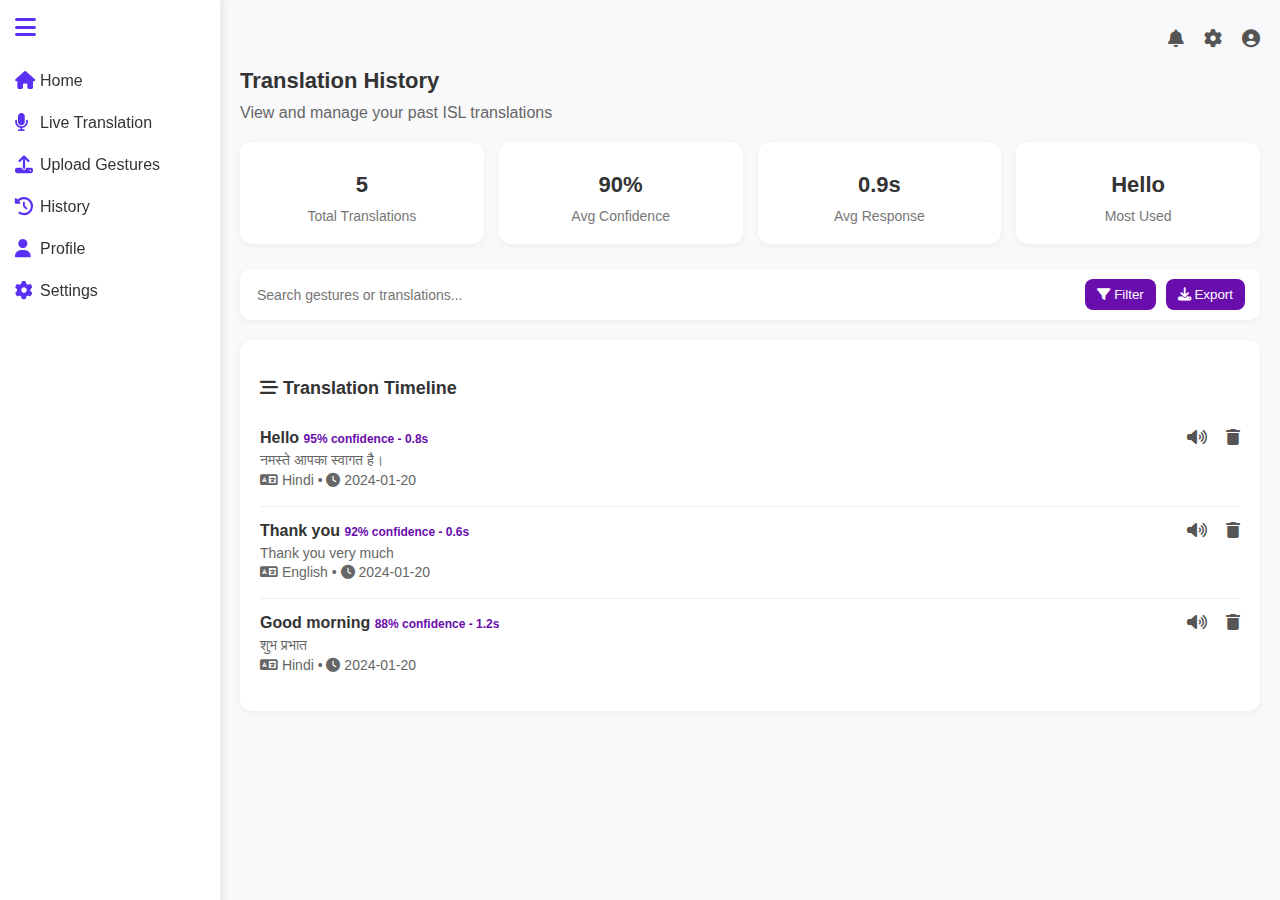
<file: app/templates/history.html>
<!DOCTYPE html>
<html lang="en">
<head>
  <meta charset="UTF-8">
  <meta name="viewport" content="width=device-width, initial-scale=1.0">
  <title>SignGlove AI - Translation History</title>
  <link rel="stylesheet" href="https://cdnjs.cloudflare.com/ajax/libs/font-awesome/6.4.0/css/all.min.css">
  <style>
     body {
      margin: 0;
      padding: 0;
      box-sizing: border-box;
      font-family: 'Segoe UI', sans-serif;
      background: #f9f9fb;
      color: #333;
      transition: margin-left 0.3s;
    }

    /* Hamburger Icon */
    .menu-toggle {
      position: fixed;
      top: 15px;
      left: 15px;
      font-size: 24px;
      cursor: pointer;
      z-index: 1001;
      color: #5a31f4;
    }

    /* Sidebar */
    .sidebar {
      position: fixed;
      top: 0;
      left: -220px; /* hidden by default */
      height: 100%;
      width: 220px;
      background: #fff;
      border-right: 1px solid #eee;
      transition: left 0.3s;
      padding-top: 60px;
      box-shadow: 2px 0 8px rgba(0,0,0,0.1);
      z-index: 1000;
    }

    /* Hover behavior */
    .menu-toggle:hover + .sidebar,
    .sidebar:hover {
      left: 0;
    }

    /* Adjust content when sidebar is shown */
    .menu-toggle:hover ~ .main,
    .sidebar:hover ~ .main {
      margin-left: 220px;
    }

    .nav {
      display: flex;
      flex-direction: column;
    }

    .nav a {
      display: flex;
      align-items: center;
      padding: 12px 15px;
      color: #333;
      text-decoration: none;
      transition: background 0.3s, color 0.3s;
    }

    .nav a i {
      min-width: 25px;
      font-size: 18px;
      color: #5a31f4;
    }

    .nav a:hover {
      background: #5a31f4;
      color: #fff;
      border-radius: 8px;
    }

    .nav a:hover i {
      color: #fff;
    }

    /* Main Content */
    .main-content {
      margin-left: 60px;
      padding: 20px;
      /* width: calc(100% - 60px); */
      transition: margin-left 0.3s, width 0.3s;
    }

    .sidebar:hover ~ .main-content {
      margin-left: 220px;
      /* width: calc(100% - 220px); */
    }

    .topbar {
      display: flex;
      justify-content: flex-end;
      align-items: center;
      padding: 10px 0;
    }

    .topbar i {
      margin-left: 20px;
      font-size: 18px;
      cursor: pointer;
      color: #555;
    }

    h2 {
      margin: 10px 0;
      font-size: 22px;
      font-weight: bold;
    }

    p.subtitle {
      margin: 0 0 20px;
      color: #666;
    }

    /* Cards */
    .cards {
      display: grid;
      grid-template-columns: repeat(4, 1fr);
      gap: 15px;
      margin-bottom: 25px;
    }

    .card {
      background: #fff;
      padding: 20px;
      border-radius: 12px;
      box-shadow: 0 2px 6px rgba(0,0,0,0.05);
      text-align: center;
    }

    .card h3 {
      margin: 10px 0;
      font-size: 22px;
      color: #333;
    }

    .card p {
      margin: 0;
      color: #777;
      font-size: 14px;
    }

    /* Search + Filter */
    .search-bar {
      display: flex;
      align-items: center;
      background: #fff;
      border-radius: 10px;
      padding: 10px 15px;
      margin-bottom: 20px;
      box-shadow: 0 2px 6px rgba(0,0,0,0.05);
    }

    .search-bar input {
      border: none;
      outline: none;
      flex: 1;
      font-size: 14px;
    }

    .search-bar .actions {
      display: flex;
      gap: 10px;
    }

    .search-bar button {
      padding: 8px 12px;
      border: none;
      border-radius: 8px;
      background: #6a0dad;
      color: white;
      cursor: pointer;
      transition: 0.3s;
    }

    .search-bar button:hover {
      background: #530a99;
    }

    /* Timeline */
    .timeline {
      background: #fff;
      padding: 20px;
      border-radius: 12px;
      box-shadow: 0 2px 6px rgba(0,0,0,0.05);
    }

    .timeline h3 {
      font-size: 18px;
      margin-bottom: 15px;
    }

    .entry {
      border-bottom: 1px solid #eee;
      padding: 15px 0;
      display: flex;
      justify-content: space-between;
      align-items: flex-start;
    }

    .entry:last-child {
      border-bottom: none;
    }

    .entry .details {
      flex: 1;
    }

    .entry h4 {
      margin: 0 0 5px;
      font-size: 16px;
      font-weight: bold;
      color: #333;
    }

    .entry p {
      margin: 3px 0;
      color: #666;
      font-size: 14px;
    }

    .entry .actions i {
      margin-left: 15px;
      font-size: 16px;
      cursor: pointer;
      color: #555;
    }

    .entry .actions i:hover {
      color: #6a0dad;
    }
  </style>
</head>
<body>
 <!-- Hamburger -->
  <i class="fa-solid fa-bars menu-toggle"></i>

  <!-- Sidebar -->
  <div class="sidebar">
    <div class="nav">
      <a href="#"><i class="fa-solid fa-house"></i><span> Home</span></a>
      <a href="live_translation.html"><i class="fa-solid fa-microphone"></i><span> Live Translation</span></a>
      <a href="#"><i class="fa-solid fa-upload"></i><span> Upload Gestures</span></a>
      <a href="history.html"><i class="fa-solid fa-clock-rotate-left"></i><span> History</span></a>
      <a href="profile.html"><i class="fa-solid fa-user"></i><span> Profile</span></a>
      <a href="#"><i class="fa-solid fa-gear"></i><span> Settings</span></a>
    </div>
  </div>

  <!-- Main Content -->
  <div class="main-content">
    <div class="topbar">
      <i class="fas fa-bell"></i>
      <i class="fas fa-cog"></i>
      <i class="fas fa-user-circle"></i>
    </div>

    <h2>Translation History</h2>
    <p class="subtitle">View and manage your past ISL translations</p>

    <!-- Stats Cards -->
    <div class="cards">
      <div class="card"><h3>5</h3><p>Total Translations</p></div>
      <div class="card"><h3>90%</h3><p>Avg Confidence</p></div>
      <div class="card"><h3>0.9s</h3><p>Avg Response</p></div>
      <div class="card"><h3>Hello</h3><p>Most Used</p></div>
    </div>

    <!-- Search -->
    <div class="search-bar">
      <input type="text" placeholder="Search gestures or translations...">
      <div class="actions">
        <button><i class="fas fa-filter"></i> Filter</button>
        <button><i class="fas fa-download"></i> Export</button>
      </div>
    </div>

    <!-- Timeline -->
    <div class="timeline">
      <h3><i class="fas fa-stream"></i> Translation Timeline</h3>

      <div class="entry">
        <div class="details">
          <h4>Hello <span style="color:#6a0dad; font-size:12px;">95% confidence - 0.8s</span></h4>
          <p>नमस्ते आपका स्वागत है।</p>
          <p><i class="fas fa-language"></i> Hindi • <i class="fas fa-clock"></i> 2024-01-20</p>
        </div>
        <div class="actions">
          <i class="fas fa-volume-up"></i>
          <i class="fas fa-trash"></i>
        </div>
      </div>

      <div class="entry">
        <div class="details">
          <h4>Thank you <span style="color:#6a0dad; font-size:12px;">92% confidence - 0.6s</span></h4>
          <p>Thank you very much</p>
          <p><i class="fas fa-language"></i> English • <i class="fas fa-clock"></i> 2024-01-20</p>
        </div>
        <div class="actions">
          <i class="fas fa-volume-up"></i>
          <i class="fas fa-trash"></i>
        </div>
      </div>

      <div class="entry">
        <div class="details">
          <h4>Good morning <span style="color:#6a0dad; font-size:12px;">88% confidence - 1.2s</span></h4>
          <p>शुभ प्रभात</p>
          <p><i class="fas fa-language"></i> Hindi • <i class="fas fa-clock"></i> 2024-01-20</p>
        </div>
        <div class="actions">
          <i class="fas fa-volume-up"></i>
          <i class="fas fa-trash"></i>
        </div>
      </div>

    </div>
  </div>
</body>
</html>
</file>
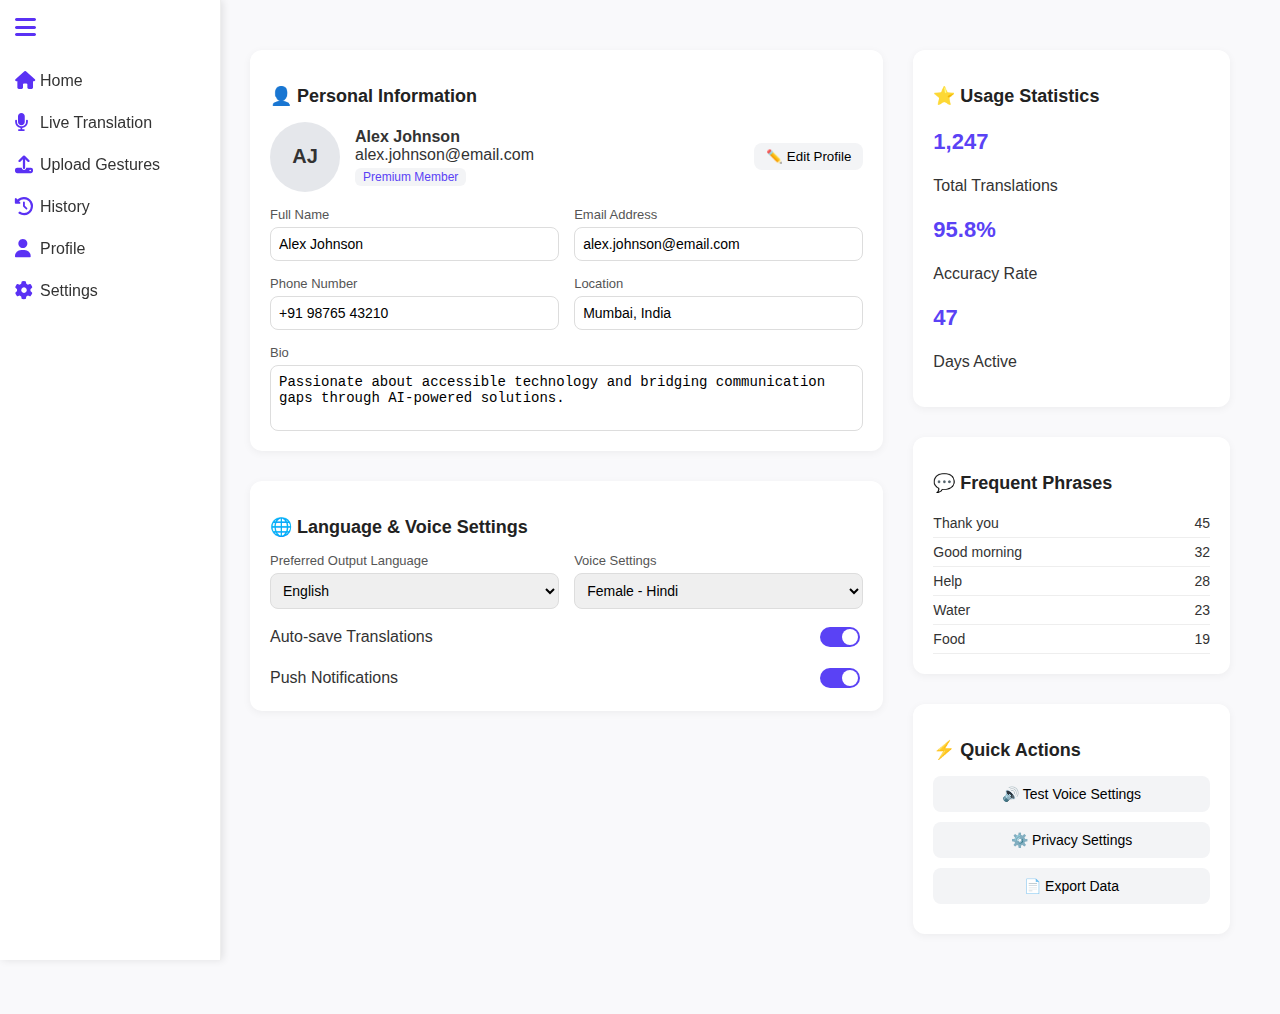
<file: app/templates/profile.html>
<!DOCTYPE html>
<html lang="en">
<head>
  <meta charset="UTF-8">
  <meta name="viewport" content="width=device-width, initial-scale=1.0">
  <title>Profile Settings</title>
    <link rel="stylesheet" href="https://cdnjs.cloudflare.com/ajax/libs/font-awesome/6.5.0/css/all.min.css">
  <style>
    body {
      margin: 0;
      font-family: 'Segoe UI', sans-serif;
      background: #f9f9fb;
      color: #333;
      transition: margin-left 0.3s;
    }

    /* Hamburger Icon */
    .menu-toggle {
      position: fixed;
      top: 15px;
      left: 15px;
      font-size: 24px;
      cursor: pointer;
      z-index: 1001;
      color: #5a31f4;
    }

    /* Sidebar */
    .sidebar {
      position: fixed;
      top: 0;
      left: -220px; /* hidden by default */
      height: 100%;
      width: 220px;
      background: #fff;
      border-right: 1px solid #eee;
      transition: left 0.3s;
      padding-top: 60px;
      box-shadow: 2px 0 8px rgba(0,0,0,0.1);
      z-index: 1000;
    }

    /* Hover behavior */
    .menu-toggle:hover + .sidebar,
    .sidebar:hover {
      left: 0;
    }

    /* Adjust content when sidebar is shown */
    .menu-toggle:hover ~ .main,
    .sidebar:hover ~ .main {
      margin-left: 220px;
    }

    .nav {
      display: flex;
      flex-direction: column;
    }

    .nav a {
      display: flex;
      align-items: center;
      padding: 12px 15px;
      color: #333;
      text-decoration: none;
      transition: background 0.3s, color 0.3s;
    }

    .nav a i {
      min-width: 25px;
      font-size: 18px;
      color: #5a31f4;
    }

    .nav a:hover {
      background: #5a31f4;
      color: #fff;
      border-radius: 8px;
    }

    .nav a:hover i {
      color: #fff;
    }


    .main {
    margin: 20px;
      display: grid;
      grid-template-columns: 2fr 1fr;
      gap: 30px;
      padding: 30px;
    }


    .card {
      background: #fff;
      border-radius: 12px;
      padding: 20px;
      margin-bottom: 30px;
      box-shadow: 0 2px 8px rgba(0,0,0,0.05);
    }

    .card h2 {
      font-size: 18px;
      margin-bottom: 15px;
      display: flex;
      align-items: center;
      gap: 8px;
      color: #222;
    }

    /* Avatar */
    .avatar {
      width: 70px;
      height: 70px;
      border-radius: 50%;
      background: #e5e7eb;
      display: flex;
      align-items: center;
      justify-content: center;
      font-weight: bold;
      font-size: 20px;
      margin-right: 15px;
    }

    .profile-header {
      display: flex;
      align-items: center;
      margin-bottom: 15px;
    }

    .profile-info {
      flex: 1;
    }

    .premium {
      display: inline-block;
      padding: 2px 8px;
      background: #f3f4f6;
      border-radius: 6px;
      font-size: 12px;
      margin-top: 4px;
      color: #5a42f5;
    }

    .edit-btn {
      background: #f3f4f6;
      border: none;
      padding: 6px 12px;
      border-radius: 8px;
      cursor: pointer;
    }

    .form-grid {
      display: grid;
      grid-template-columns: 1fr 1fr;
      gap: 15px;
      margin-top: 15px;
    }

    .form-group {
      display: flex;
      flex-direction: column;
    }

    .form-group label {
      font-size: 13px;
      margin-bottom: 5px;
      color: #555;
    }

    .form-group input,
    .form-group textarea,
    .form-group select {
      padding: 8px;
      border: 1px solid #ddd;
      border-radius: 8px;
      font-size: 14px;
    }

    textarea {
      resize: none;
    }

    /* Toggles */
    .toggle {
      display: flex;
      align-items: center;
      justify-content: space-between;
      margin-top: 15px;
    }

    .toggle input[type="checkbox"] {
      width: 40px;
      height: 20px;
      appearance: none;
      background: #ddd;
      border-radius: 20px;
      position: relative;
      cursor: pointer;
      transition: 0.3s;
    }

    .toggle input:checked {
      background: #5a42f5;
    }

    .toggle input:checked::before {
      left: 22px;
    }

    .toggle input::before {
      content: "";
      position: absolute;
      top: 2px;
      left: 2px;
      width: 16px;
      height: 16px;
      background: white;
      border-radius: 50%;
      transition: 0.3s;
    }

    /* Stats */
    .stats {
      font-size: 22px;
      font-weight: bold;
      color: #5a42f5;
    }

    /* Frequent phrases */
    .phrases ul {
      list-style: none;
      padding: 0;
      margin: 0;
    }

    .phrases li {
      display: flex;
      justify-content: space-between;
      padding: 6px 0;
      font-size: 14px;
      border-bottom: 1px solid #eee;
    }

    /* Buttons */
    .btn {
      width: 100%;
      padding: 10px;
      border: none;
      border-radius: 8px;
      margin-bottom: 10px;
      cursor: pointer;
      font-size: 14px;
      background: #f3f4f6;
      transition: background 0.2s;
    }

    .btn:hover {
      background: #5a42f5;
      color: #fff;
    }
  </style>
</head>
<body>

 <!-- Hamburger -->
  <i class="fa-solid fa-bars menu-toggle"></i>

  <!-- Sidebar -->
<div class="sidebar">
    <div class="nav">
      <a href="#"><i class="fa-solid fa-house"></i><span> Home</span></a>
      <a href="live_translation.html"><i class="fa-solid fa-microphone"></i><span> Live Translation</span></a>
      <a href="#"><i class="fa-solid fa-upload"></i><span> Upload Gestures</span></a>
      <a href="history.html"><i class="fa-solid fa-clock-rotate-left"></i><span> History</span></a>
      <a href="profile.html"><i class="fa-solid fa-user"></i><span> Profile</span></a>
      <a href="#"><i class="fa-solid fa-gear"></i><span> Settings</span></a>
    </div>
  </div>

  <div class="main">
    <!-- Left Column -->
    <div class="left">
      <!-- Personal Info -->
      <div class="card">
        <h2>👤 Personal Information</h2>
        <div class="profile-header">
          <div class="avatar">AJ</div>
          <div class="profile-info">
            <div><b>Alex Johnson</b></div>
            <div>alex.johnson@email.com</div>
            <span class="premium">Premium Member</span>
          </div>
          <button class="edit-btn">✏️ Edit Profile</button>
        </div>

        <div class="form-grid">
          <div class="form-group">
            <label>Full Name</label>
            <input type="text" value="Alex Johnson">
          </div>
          <div class="form-group">
            <label>Email Address</label>
            <input type="email" value="alex.johnson@email.com">
          </div>
          <div class="form-group">
            <label>Phone Number</label>
            <input type="text" value="+91 98765 43210">
          </div>
          <div class="form-group">
            <label>Location</label>
            <input type="text" value="Mumbai, India">
          </div>
          <div class="form-group" style="grid-column: span 2;">
            <label>Bio</label>
            <textarea rows="3">Passionate about accessible technology and bridging communication gaps through AI-powered solutions.</textarea>
          </div>
        </div>
      </div>

      <!-- Language & Voice -->
      <div class="card">
        <h2>🌐 Language & Voice Settings</h2>
        <div class="form-grid">
          <div class="form-group">
            <label>Preferred Output Language</label>
            <select>
              <option>English</option>
              <option>Hindi</option>
            </select>
          </div>
          <div class="form-group">
            <label>Voice Settings</label>
            <select>
              <option>Female - Hindi</option>
              <option>Male - English</option>
            </select>
          </div>
        </div>

        <div class="toggle">
          <label>Auto-save Translations</label>
          <input type="checkbox" checked>
        </div>
        <div class="toggle">
          <label>Push Notifications</label>
          <input type="checkbox" checked>
        </div>
      </div>
    </div>

    <!-- Right Column -->
    <div class="right">
      <!-- Stats -->
      <div class="card">
        <h2>⭐ Usage Statistics</h2>
        <p class="stats">1,247</p>
        <p>Total Translations</p>
        <p class="stats">95.8%</p>
        <p>Accuracy Rate</p>
        <p class="stats">47</p>
        <p>Days Active</p>
      </div>

      <!-- Frequent Phrases -->
      <div class="card phrases">
        <h2>💬 Frequent Phrases</h2>
        <ul>
          <li><span>Thank you</span><span>45</span></li>
          <li><span>Good morning</span><span>32</span></li>
          <li><span>Help</span><span>28</span></li>
          <li><span>Water</span><span>23</span></li>
          <li><span>Food</span><span>19</span></li>
        </ul>
      </div>

      <!-- Quick Actions -->
      <div class="card">
        <h2>⚡ Quick Actions</h2>
        <button class="btn">🔊 Test Voice Settings</button>
        <button class="btn">⚙️ Privacy Settings</button>
        <button class="btn">📄 Export Data</button>
      </div>
    </div>
  </div>
</body>
</html>
</file>
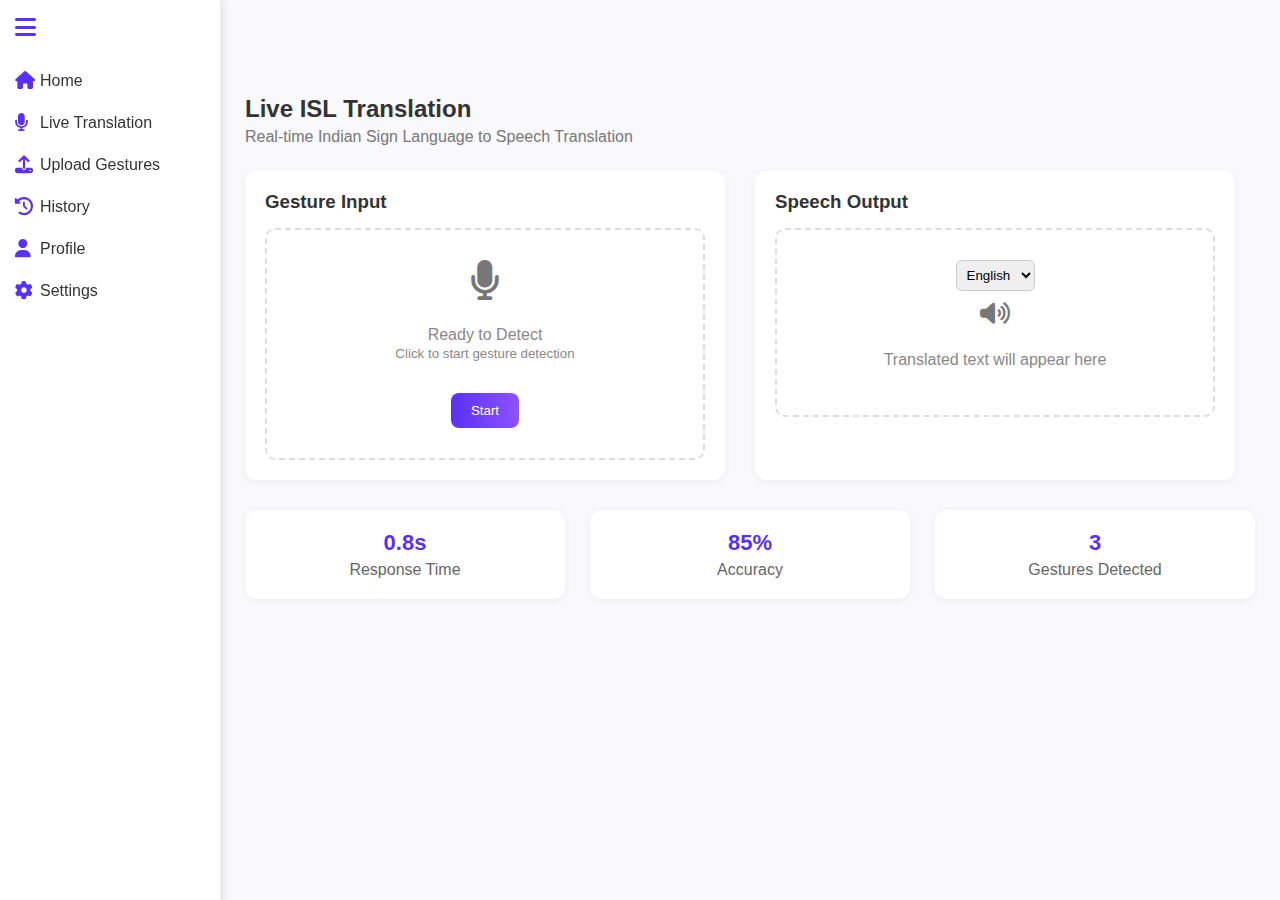
<file: app/templates/translation.html>
<!DOCTYPE html>
<html lang="en">
<head>
  <meta charset="UTF-8">
  <meta name="viewport" content="width=device-width, initial-scale=1.0">
  <title>SignGlove AI</title>
  <!-- Font Awesome for Icons -->
  <link rel="stylesheet" href="https://cdnjs.cloudflare.com/ajax/libs/font-awesome/6.5.0/css/all.min.css">
  <style>
      body {
      margin: 0;
      font-family: 'Segoe UI', sans-serif;
      background: #f9f9fb;
      color: #333;
      transition: margin-left 0.3s;
    }

    /* Hamburger Icon */
    .menu-toggle {
      position: fixed;
      top: 15px;
      left: 15px;
      font-size: 24px;
      cursor: pointer;
      z-index: 1001;
      color: #5a31f4;
    }

    /* Sidebar */
    .sidebar {
      position: fixed;
      top: 0;
      left: -220px; /* hidden by default */
      height: 100%;
      width: 220px;
      background: #fff;
      border-right: 1px solid #eee;
      transition: left 0.3s;
      padding-top: 60px;
      box-shadow: 2px 0 8px rgba(0,0,0,0.1);
      z-index: 1000;
    }

    /* Hover behavior */
    .menu-toggle:hover + .sidebar,
    .sidebar:hover {
      left: 0;
    }

    /* Adjust content when sidebar is shown */
    .menu-toggle:hover ~ .main,
    .sidebar:hover ~ .main {
      margin-left: 220px;
    }

    .nav {
      display: flex;
      flex-direction: column;
    }

    .nav a {
      display: flex;
      align-items: center;
      padding: 12px 15px;
      color: #333;
      text-decoration: none;
      transition: background 0.3s, color 0.3s;
    }

    .nav a i {
      min-width: 25px;
      font-size: 18px;
      color: #5a31f4;
    }

    .nav a:hover {
      background: #5a31f4;
      color: #fff;
      border-radius: 8px;
    }

    .nav a:hover i {
      color: #fff;
    }

    /* Main content */
    .main {
      margin-top: 70px;
      margin-left: 60px;
      padding: 25px;
      transition: margin-left 0.3s;
    }

    .header h2 {
      margin: 0;
      font-size: 24px;
    }

    .header p {
      color: #777;
      margin-top: 5px;
    }

    /* Cards */
    .cards {
      display: flex;
      gap: 30px;
      margin-right: 20px;
      margin-top: 25px;
      flex-wrap: wrap;
    }

    .card {
      flex: 1;
      min-width: 300px;
      background: #fff;
      border-radius: 12px;
      padding: 20px;
      box-shadow: 0px 2px 8px rgba(0,0,0,0.05);
    }

    .card h3 {
      margin: 0 0 15px;
    }

    .mic-box, .output-box {
      display: flex;
      flex-direction: column;
      align-items: center;
      justify-content: center;
      border: 2px dashed #ddd;
      padding: 30px;
      border-radius: 10px;
      text-align: center;
      color: #888;
    }

    .mic-box i {
      font-size: 40px;
      color: #777;
      margin-bottom: 10px;
    }

    .output-box i {
      font-size: 24px;
      margin-bottom: 10px;
      color: #777;
    }

    select {
      margin-bottom: 10px;
      padding: 6px;
      border: 1px solid #ccc;
      border-radius: 6px;
    }

    .detect-btn {
      display: inline-block;
      margin-top: 15px;
      padding: 10px 20px;
      background: linear-gradient(90deg,#5a31f4,#8c52ff);
      color: #fff;
      border: none;
      border-radius: 8px;
      cursor: pointer;
      transition: transform 0.2s;
    }

    .detect-btn:hover {
      transform: scale(1.05);
    }

    /* Stats */
    .stats {
      display: flex;
      justify-content: space-around;
      margin-top: 30px;
      flex-wrap: wrap;
      gap: 25px;
    }

    .stat {
      background: #fff;
      padding: 20px;
      border-radius: 12px;
      flex: 1;
      min-width: 200px;
      text-align: center;
      box-shadow: 0px 2px 8px rgba(0,0,0,0.05);
    }

    .stat h2 {
      margin: 0;
      color: #5a31f4;
      font-size: 22px;
    }

    .stat p {
      margin: 5px 0 0;
      color: #666;
    }
  </style>
</head>
<body>
   <!-- Hamburger -->
  <i class="fa-solid fa-bars menu-toggle"></i>

  <!-- Sidebar -->
  <div class="sidebar">
    <div class="nav">
      <a href="#"><i class="fa-solid fa-house"></i><span> Home</span></a>
      <a href="translation.html"><i class="fa-solid fa-microphone"></i><span> Live Translation</span></a>
      <a href="#"><i class="fa-solid fa-upload"></i><span> Upload Gestures</span></a>
      <a href="history.html"><i class="fa-solid fa-clock-rotate-left"></i><span> History</span></a>
      <a href="profile.html"><i class="fa-solid fa-user"></i><span> Profile</span></a>
      <a href="#"><i class="fa-solid fa-gear"></i><span> Settings</span></a>
    </div>
  </div>

  <!-- Main Content -->
  <div class="main">
    <div class="header">
      <h2>Live ISL Translation</h2>
      <p>Real-time Indian Sign Language to Speech Translation</p>
    </div>

    <div class="cards">
      <div class="card">
        <h3>Gesture Input</h3>
        <div class="mic-box">
          <i class="fa-solid fa-microphone"></i>
          <p>Ready to Detect<br><small>Click to start gesture detection</small></p>
          <button class="detect-btn">Start</button>
        </div>
      </div>

      <div class="card">
        <h3>Speech Output</h3>
        <div class="output-box">
          <select>
            <option>English</option>
            <option>Hindi</option>
            <option>Marathi</option>
          </select>
          <i class="fa-solid fa-volume-high"></i>
          <p>Translated text will appear here</p>
        </div>
      </div>
    </div>

    <div class="stats">
      <div class="stat">
        <h2>0.8s</h2>
        <p>Response Time</p>
      </div>
      <div class="stat">
        <h2>85%</h2>
        <p>Accuracy</p>
      </div>
      <div class="stat">
        <h2>3</h2>
        <p>Gestures Detected</p>
      </div>
    </div>
  </div>
</body>
</html>
</file>
